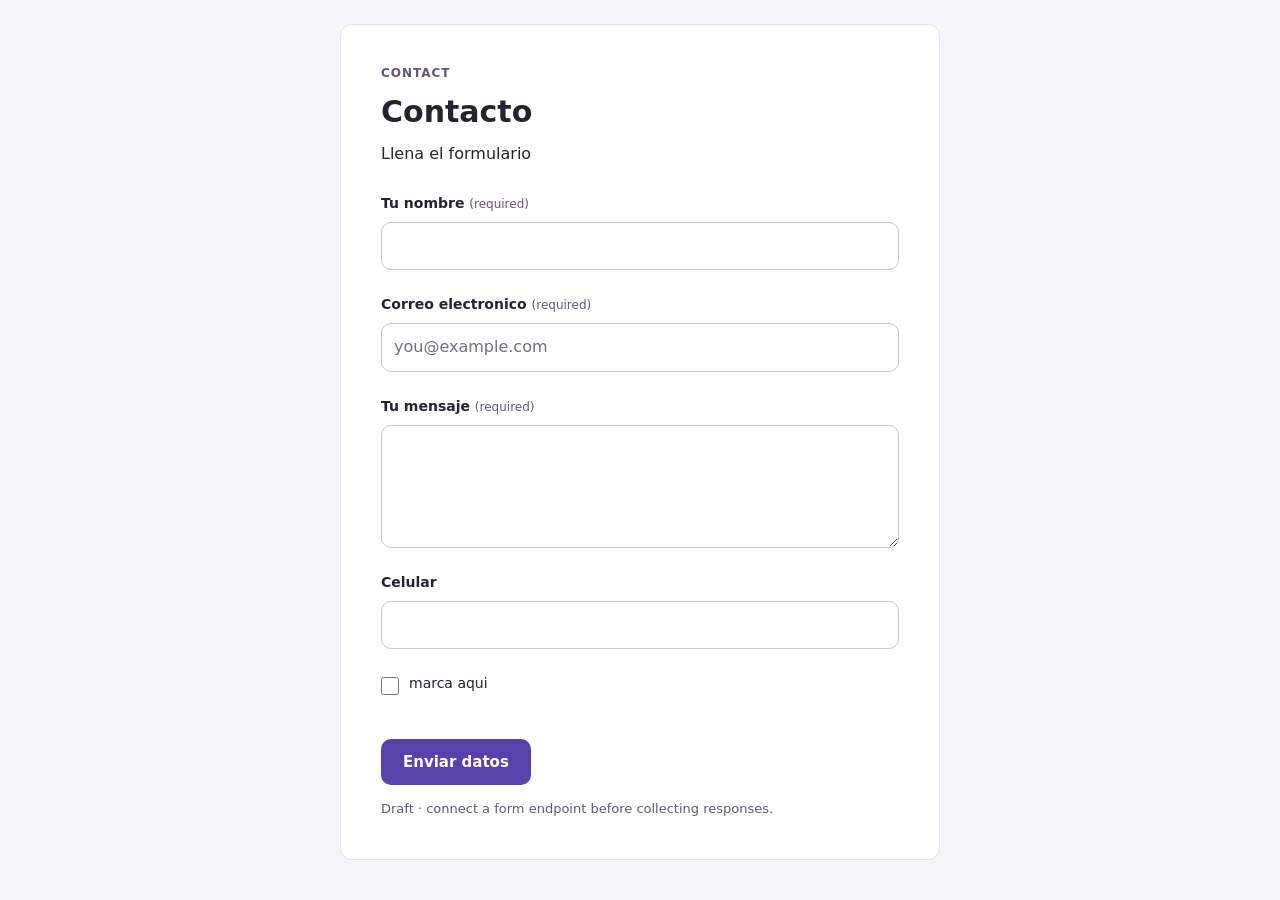
<file: contacto/index.html>
<!doctype html>
<html lang="en" dir="ltr">
<head><meta charset="utf-8"><meta name="viewport" content="width=device-width,initial-scale=1"><title>Contacto</title><link rel="stylesheet" href="form.css"></head>
<body style="margin:0;padding:24px 16px;background:#f5f4f8">
<form class="fw-form fw-p_b3405a9bed0844f0 fw-panel" dir="ltr" data-fw data-delivery="later" data-preview="false" data-test-state="normal" action="#" method="post" onsubmit="event.preventDefault()">
  <div class="fw-intro"><p class="fw-eyebrow">Contact</p><h1>Contacto</h1><p>Llena el formulario</p></div>
  <div class="fw-body"><div class="fw-errors" data-errors role="alert" hidden></div>
  <div class="fw-fields"><div class="fw-field" data-field style="grid-row:1;grid-column:1/span 12" data-field-id="f_0f1b36c42c2e42ce" data-type="text" data-required="true" data-label="Tu nombre"><label for="fw-p_b3405a9bed0844f0-f_0f1b36c42c2e42ce">Tu nombre <span class="fw-required">(required)</span></label><input class="" type="text" id="fw-p_b3405a9bed0844f0-f_0f1b36c42c2e42ce" name="your_name" placeholder="" aria-describedby="fw-p_b3405a9bed0844f0-f_0f1b36c42c2e42ce-error" required><p class="fw-error" id="fw-p_b3405a9bed0844f0-f_0f1b36c42c2e42ce-error" data-error></p></div>
<div class="fw-field" data-field style="grid-row:2;grid-column:1/span 12" data-field-id="f_9d28da70918544bb" data-type="email" data-required="true" data-label="Correo electronico"><label for="fw-p_b3405a9bed0844f0-f_9d28da70918544bb">Correo electronico <span class="fw-required">(required)</span></label><input class="" type="email" id="fw-p_b3405a9bed0844f0-f_9d28da70918544bb" name="email_address" placeholder="you@example.com" autocomplete="email" aria-describedby="fw-p_b3405a9bed0844f0-f_9d28da70918544bb-error" required><p class="fw-error" id="fw-p_b3405a9bed0844f0-f_9d28da70918544bb-error" data-error></p></div>
<div class="fw-field" data-field style="grid-row:3;grid-column:1/span 12" data-field-id="f_d13df88483cb4c9c" data-type="textarea" data-required="true" data-label="Tu mensaje"><label for="fw-p_b3405a9bed0844f0-f_d13df88483cb4c9c">Tu mensaje <span class="fw-required">(required)</span></label><textarea class="" id="fw-p_b3405a9bed0844f0-f_d13df88483cb4c9c" name="your_message" placeholder="" rows="4" aria-describedby="fw-p_b3405a9bed0844f0-f_d13df88483cb4c9c-error" required></textarea><p class="fw-error" id="fw-p_b3405a9bed0844f0-f_d13df88483cb4c9c-error" data-error></p></div>
<div class="fw-field" data-field style="grid-row:4;grid-column:1/span 12" data-field-id="f_47f7b76895934fad" data-type="tel" data-required="false" data-label="Celular"><label for="fw-p_b3405a9bed0844f0-f_47f7b76895934fad">Celular</label><input class="" type="tel" id="fw-p_b3405a9bed0844f0-f_47f7b76895934fad" name="phone" placeholder="" autocomplete="tel" aria-describedby="fw-p_b3405a9bed0844f0-f_47f7b76895934fad-error"><p class="fw-error" id="fw-p_b3405a9bed0844f0-f_47f7b76895934fad-error" data-error></p></div>
<div class="fw-field" data-field style="grid-row:5;grid-column:1/span 12" data-field-id="f_8f1a0ad31b6e4ee6" data-type="checkbox" data-required="false" data-label="marca aqui"><label class="fw-choice" for="fw-p_b3405a9bed0844f0-f_8f1a0ad31b6e4ee6"><input type="checkbox" id="fw-p_b3405a9bed0844f0-f_8f1a0ad31b6e4ee6" name="single_checkbox" value="yes" aria-describedby="fw-p_b3405a9bed0844f0-f_8f1a0ad31b6e4ee6-error"><span>marca aqui</span></label><p class="fw-error" id="fw-p_b3405a9bed0844f0-f_8f1a0ad31b6e4ee6-error" data-error></p></div></div>
  
  <button type="submit" class="fw-submit">Enviar datos</button>
  <p class="fw-status" data-status role="status" aria-live="polite"></p>
  <p class="fw-note">Draft · connect a form endpoint before collecting responses.</p><noscript><p>This draft cannot send responses. Connect an endpoint before publishing.</p></noscript>
  </div></form>
<script src="form.js" defer></script>
</body></html>
</file>
<file: contacto/form.css>
.fw-p_b3405a9bed0844f0{--fw-accent:#5642a8;--fw-ink:#ffffff;box-sizing:border-box;max-width:600px;margin:0 auto;color:#25232e;font:16px/1.55 system-ui,-apple-system,"Segoe UI",sans-serif;background:#fff;direction:ltr}
.fw-p_b3405a9bed0844f0 *,.fw-p_b3405a9bed0844f0 *::before,.fw-p_b3405a9bed0844f0 *::after{box-sizing:border-box}
.fw-p_b3405a9bed0844f0.fw-panel{border:1px solid #e3e0eb;border-radius:12px;padding:clamp(20px,5vw,40px)}
.fw-p_b3405a9bed0844f0.fw-simple{padding:16px 0}
.fw-p_b3405a9bed0844f0.fw-split{display:grid;grid-template-columns:minmax(0,1fr) minmax(0,1.4fr);border:1px solid #e3e0eb;border-radius:12px;overflow:hidden}
.fw-p_b3405a9bed0844f0.fw-split .fw-intro{background:#f4f2fa;padding:26px}.fw-p_b3405a9bed0844f0.fw-split .fw-body{padding:26px}
.fw-p_b3405a9bed0844f0 h1{font:inherit;font-weight:700;font-size:clamp(23px,4vw,30px);line-height:1.2;margin:0 0 12px;overflow-wrap:anywhere}
.fw-p_b3405a9bed0844f0 p{margin:0 0 18px;overflow-wrap:anywhere}.fw-p_b3405a9bed0844f0 .fw-eyebrow{font:600 12px/1.4 system-ui,sans-serif;letter-spacing:.08em;text-transform:uppercase;color:#62596d;margin-bottom:12px}
.fw-p_b3405a9bed0844f0 .fw-intro{margin-bottom:26px}.fw-p_b3405a9bed0844f0.fw-split .fw-intro{margin:0}
.fw-p_b3405a9bed0844f0 .fw-intro>p:last-child,.fw-p_b3405a9bed0844f0 .fw-help{white-space:pre-wrap}
.fw-p_b3405a9bed0844f0 .fw-body{container-type:inline-size;container-name:fw-body}
.fw-p_b3405a9bed0844f0 .fw-fields{display:grid;grid-template-columns:repeat(12,minmax(0,1fr));column-gap:16px;row-gap:24px;margin-bottom:24px;align-items:start}
.fw-p_b3405a9bed0844f0 .fw-fields>p{grid-column:1/-1}
.fw-p_b3405a9bed0844f0 .fw-field{border:0;padding:0;margin:0;min-width:0}
.fw-p_b3405a9bed0844f0 label,.fw-p_b3405a9bed0844f0 legend{display:block;font-weight:600;font-size:14px;float:none;width:auto;padding:0;margin:0 0 7px;overflow-wrap:anywhere}.fw-p_b3405a9bed0844f0 .fw-required{color:#62596d;font-weight:400;font-size:12px}
.fw-p_b3405a9bed0844f0 input:not([type=checkbox]):not([type=radio]):not([type=hidden]),.fw-p_b3405a9bed0844f0 textarea,.fw-p_b3405a9bed0844f0 select{display:block;width:100%;min-width:0;min-height:46px;margin:0;padding:11px 12px;border:1px solid #c6c2d0;border-radius:10px;font:inherit;color:#25232e;background:#fff;box-shadow:none}
.fw-p_b3405a9bed0844f0 textarea{resize:vertical;min-height:105px}.fw-p_b3405a9bed0844f0 input::placeholder,.fw-p_b3405a9bed0844f0 textarea::placeholder{color:#746d80;opacity:1}
.fw-p_b3405a9bed0844f0 :focus-visible{outline:3px solid #5a42aa;outline-offset:3px}.fw-p_b3405a9bed0844f0 [aria-invalid=true]{border-color:#b72738!important}
.fw-p_b3405a9bed0844f0 .fw-choice{display:flex;align-items:flex-start;gap:10px;min-height:36px;font-weight:400;margin:0 0 6px}.fw-p_b3405a9bed0844f0 .fw-choice input{flex:0 0 18px;width:18px;height:18px;min-height:0;margin:4px 0 0;accent-color:var(--fw-accent)}
.fw-p_b3405a9bed0844f0 .fw-help,.fw-p_b3405a9bed0844f0 .fw-note{font-size:13px;color:#62596d;margin:7px 0 0}.fw-p_b3405a9bed0844f0 .fw-error{font-size:13px;color:#a91f30;margin:6px 0 0}.fw-p_b3405a9bed0844f0 .fw-error:empty{display:none}
.fw-p_b3405a9bed0844f0 .fw-submit{display:block;max-width:100%;min-height:46px;padding:12px 22px;font:600 15px/1.4 system-ui,-apple-system,"Segoe UI",sans-serif;border:0;border-radius:10px;background:var(--fw-accent);color:var(--fw-ink);cursor:pointer;overflow-wrap:anywhere;box-shadow:none}
.fw-p_b3405a9bed0844f0 .fw-submit:hover{text-decoration:underline}.fw-p_b3405a9bed0844f0 .fw-submit:disabled{opacity:.65;cursor:wait}.fw-p_b3405a9bed0844f0 .fw-status{margin:14px 0 0;font-size:14px}.fw-p_b3405a9bed0844f0 .fw-status[data-kind=error]{color:#a91f30}.fw-p_b3405a9bed0844f0 .fw-status[data-kind=success]{color:#216347}
.fw-p_b3405a9bed0844f0 .fw-errors{padding:14px;margin-bottom:20px;background:#fff1f1;color:#8f2230;border-radius:6px}.fw-p_b3405a9bed0844f0 .fw-errors[hidden]{display:none}.fw-p_b3405a9bed0844f0 .fw-errors p{margin:0 0 8px}.fw-p_b3405a9bed0844f0 .fw-errors ul{margin:0;padding-inline-start:20px}.fw-p_b3405a9bed0844f0 .fw-errors a{color:inherit}
@media(max-width:560px){.fw-p_b3405a9bed0844f0.fw-split{grid-template-columns:minmax(0,1fr)}.fw-p_b3405a9bed0844f0.fw-split .fw-intro,.fw-p_b3405a9bed0844f0.fw-split .fw-body{padding:20px}}
@container fw-body (max-width:420px){.fw-p_b3405a9bed0844f0 .fw-field{grid-column:1/-1!important;grid-row:auto!important}}
@media(max-width:420px){.fw-p_b3405a9bed0844f0 .fw-field{grid-column:1/-1!important;grid-row:auto!important}}
@media(prefers-reduced-motion:reduce){.fw-p_b3405a9bed0844f0 *{scroll-behavior:auto}}
.fw-p_b3405a9bed0844f0 select{appearance:none!important;-webkit-appearance:none!important;padding-inline-end:36px!important;background-image:url("data:image/svg+xml,%3Csvg xmlns='http://www.w3.org/2000/svg' viewBox='0 0 12 8'%3E%3Cpath d='m1 1 5 5 5-5' fill='none' stroke='%2362596d' stroke-width='1.8' stroke-linecap='round' stroke-linejoin='round'/%3E%3C/svg%3E");background-repeat:no-repeat;background-position:right 12px center;background-size:12px 8px}
.fw-p_b3405a9bed0844f0[dir=rtl] select{background-position:left 12px center}
@media(forced-colors:active){.fw-p_b3405a9bed0844f0 select{appearance:auto!important;-webkit-appearance:auto!important;background-image:none;padding-inline-end:12px!important}}
</file>
